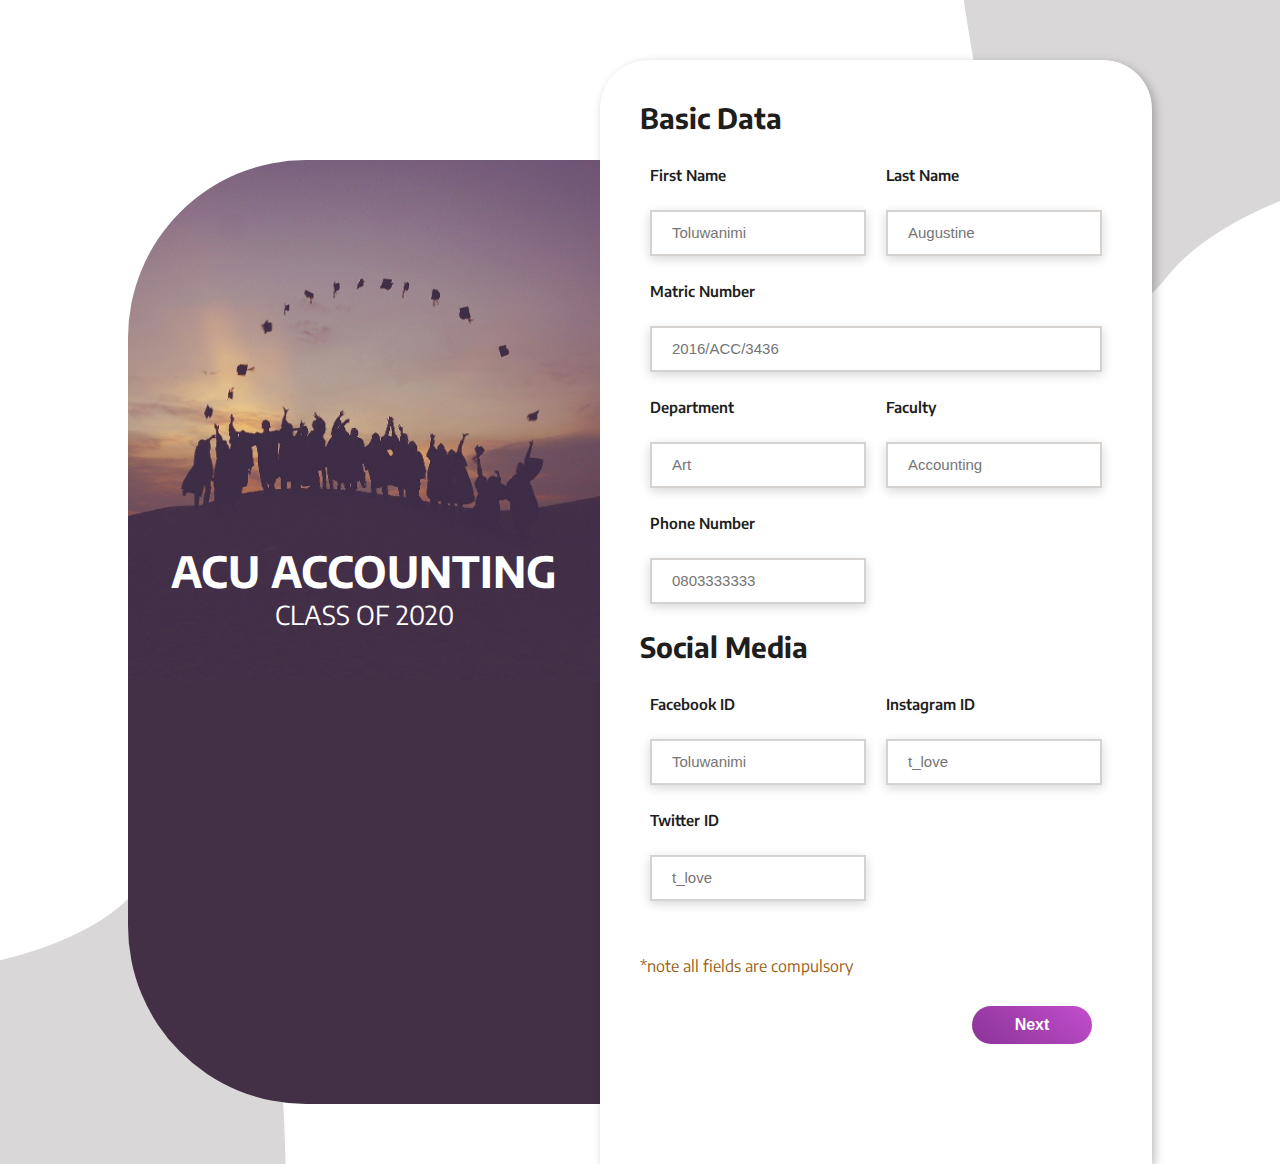
<file: index.html>
<!DOCTYPE html>
<html lang="en">

<head>
    <meta charset="UTF-8">
    <meta name="viewport" content="width=device-width, initial-scale=1.0">
    <title>ACU Biodata form</title>
    <link rel="stylesheet" href="./assets/css/main.css">
</head>

<body>
    <div class="background">
        <div class="container">
            <div class="headers">

                <header>
                    <img src="./assets/images/header.jpg">
                    <div class="header-text">
                        <h2>ACU ACCOUNTING</h2>
                        <P>CLASS OF 2020</P>
                    </div>
                </header>
                <div class=header-two>

                </div>
            </div>
            <main>
                <h3>Basic Data</h3>
                <form action="">
                    <div class="section-one">
                        <div class="input">
                            <label for="fname">First Name</label>
                            <input type="text" id="fname" name="firstname" placeholder="Toluwanimi">
                        </div>

                        <div class="input">
                            <label for="lname">Last Name</label>
                            <input type="text" id="lname" name="lastname" placeholder="Augustine">
                        </div>

                        <div class="input matric">
                            <label for="matnum">Matric Number</label>
                            <input type="text" id="matnum" name="matricnumber" placeholder="2016/ACC/3436">
                        </div>

                        <div class="input">
                            <label for="dept">Department</label>
                            <input type="text" id="dept" name="department" placeholder="Art">
                        </div>

                        <div class="input">
                            <label for="fac">Faculty</label>
                            <input type="text" id="fac" name="faculty" placeholder="Accounting">
                        </div>

                        <div class="input">
                            <label for="pnum">Phone Number</label>
                            <input type="text" id="pnum" name="phonenumber" placeholder="0803333333">
                        </div>
                    </div>

                    <h3>Social Media</h3>

                    <div class="section-two">
                        <div class="input">
                            <label for="facebook">Facebook ID</label>
                            <input type="text" id="facebook" name="facebook" placeholder="Toluwanimi">
                        </div>

                        <div class="input">
                            <label for="instagram">Instagram ID</label>
                            <input type="text" id="instagram" name="instagram" placeholder="t_love">
                        </div>

                        <div class="input">
                            <label for="twitter">Twitter ID</label>
                            <input type="text" id="twitter" name="twitter" placeholder="t_love">
                        </div>
                    </div>

                    <p>*note all fields are compulsory</p>

                    <button class="btn1">Next</button>


                </form>
            </main>
        </div>
    </div>
</body>

</html>
</file>
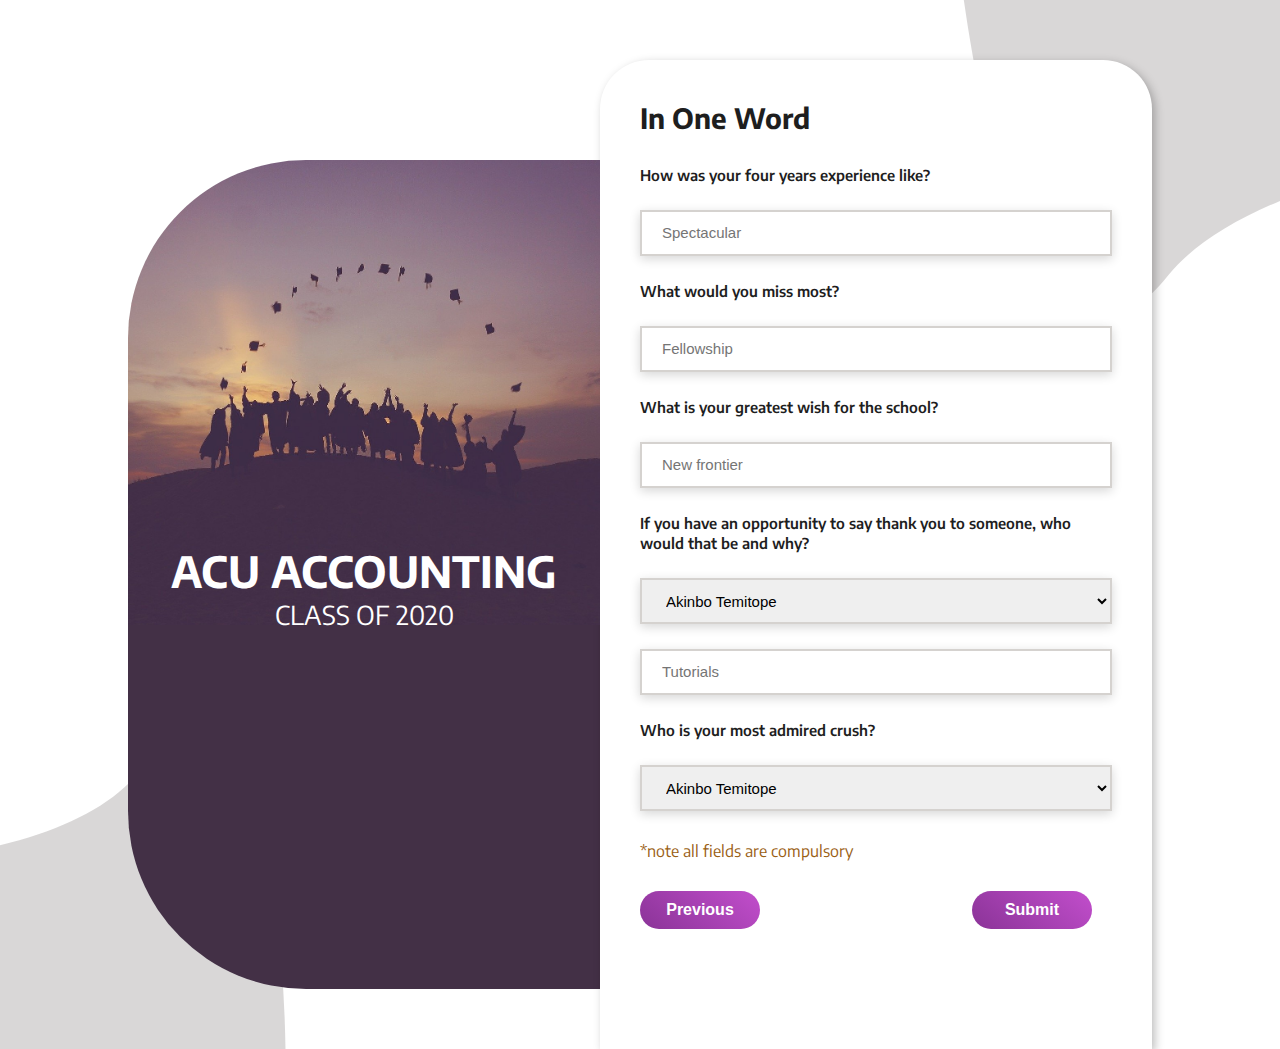
<file: index2.html>
<!DOCTYPE html>
<html lang="en">

<head>
    <meta charset="UTF-8">
    <meta name="viewport" content="width=device-width, initial-scale=1.0">
    <title>ACU Biodata form</title>
    <link rel="stylesheet" href="./assets/css/main.css">
</head>

<body>
    <div class="background">
        <div class="container">
            <div class="headers">

                <header>
                    <img src="./assets/images/header.jpg">
                    <div class="header-text">
                        <h2>ACU ACCOUNTING</h2>
                        <P>CLASS OF 2020</P>
                    </div>
                </header>
                <div class=header-two>

                </div>
            </div>
            <main>
                <h3>In One Word</h3>
                <form action="">
                    <label for="experience">How was your four years experience like?</label>
                    <input type="text" id="experience" name="experience" placeholder="Spectacular">

                    <label for="miss">What would you miss most?</label>
                    <input type="text" id="miss" name="miss" placeholder="Fellowship">

                    <label for="wish">What is your greatest wish for the school?</label>
                    <input type="text" id="wish" name="wish" placeholder="New frontier">

                    <label for="dept">If you have an opportunity to say thank you to someone, who would that be and
                        why?</label>
                    <select id="cmates" name="coursemates">
                        <option value="at">Akinbo Temitope</option>
                        <option value="tb">Tomiwa Bakare</option>
                        <option value="oa">Ogona Ayim</option>
                    </select>
                    <input type="text" id="why" name="why" placeholder="Tutorials">

                    <label for="crush">Who is your most admired crush?</label>
                    <select id="cmates" name="coursemates">
                        <option value="at">Akinbo Temitope</option>
                        <option value="tb">Tomiwa Bakare</option>
                        <option value="oa">Ogona Ayim</option>
                    </select>



                    <p>*note all fields are compulsory</p>

                    <button>Previous</button>
                    <button class="btn1">Submit</button>


                </form>
            </main>
        </div>
    </div>
</body>

</html>
</file>
<file: assets/css/main.css>
@import url("https://fonts.googleapis.com/css2?family=Encode+Sans:wght@500;600;700&display=swap");
body {
  margin: 0;
  font-family: "Encode Sans", sans-serif, Geneva, Tahoma, sans-serif;
  color: #fff;
}

header {
  position: relative;
  width: 100%;
  height: 250px;
}

.header-two {
  display: none;
}

header img {
  object-fit: cover;
  width: 100%;
  height: 100%;
  border-radius: 0 0 60px 0;
}

.header-text {
  position: absolute;
  top: 200px;
  text-align: center;
  width: 100%;
  line-height: 0.5;
}

.header-text h2 {
  margin: 0;
  padding: 0;
}

main {
  padding: 22px;
  color: #1e1e1e;
}

main h3 {
  font-weight: 700;
  font-size: 28px;
  margin: 0;
  padding-bottom: 30px;
}

main p {
  color: #9a6014;
  margin: 30px 0;
}

form label {
  font-weight: 600;
  font-size: 1.1em;
  width: 100%;
}

form input[type="text"],
select {
  width: 100%;
  height: 46px;
  padding: 12px 20px;
  margin: 25px 0;
  display: block;
  border: 2px solid #d5d2cf;
  box-sizing: border-box;
  box-shadow: rgba(0, 0, 0, 0.16) 0px 3px 10px;
  outline: none;
}

form input[type="text"]:focus,
select:focus {
  border: 2px solid #ecc592;
}

::placeholder {
  font-size: 1.2em;
}

form button {
  background: linear-gradient(40deg, #9b60a4 0%, #8d359a 5%, #c24ecc 100%);
  border: none;
  padding: 10px;
  border-radius: 20px;
  width: 120px;
  color: #fff;
  font-size: 1em;
  font-weight: 600;
  margin: 0 20px 20px 0;
}

form button:hover {
  background: linear-gradient(40deg, #794681 0%, #772983 5%, #9f39a8 100%);
  box-shadow: rgba(0, 0, 0, 0.35) 3px 6px 10px;
}

.btn1 {
  float: right;
}

form select {
  font-size: 1em;
}

@media (max-width: 800px) and (min-width: 400px) {
  header {
    height: 350px;
  }

  .header-text {
    top: 300px;
  }
}

@media (max-width: 1200px) and (min-width: 800px) {
  .container {
    width: 90% !important;
  }

  .header-text h2 {
    font-size: 30px !important;
  }

  .header-text p {
    font-size: 20px !important;
  }
}

@media (min-width: 800px) {
  .background {
    background: url(../images/svg_background.svg), url(../images/svg2.svg);
    background-repeat: no-repeat;
    background-position: top left, bottom right;
    background-size: contain;
    width: 100%;
    height: 100%;
    display: flex;
    justify-content: center;
  }

  .container {
    width: 80%;
    display: flex;
    margin: 60px 0;
  }

  .headers {
    width: 50%;
  }

  header {
    height: 50%;
    top: 100px;
  }

  header img {
    border-radius: 178px 0 0 0;
  }

  .header-text {
    top: 400px;
  }

  .header-text h2 {
    font-size: 43px;
  }

  .header-text p {
    font-size: 26px;
  }

  .header-two {
    display: block;
    height: 50%;
    background-color: #433046;
    border-radius: 0 0 0 178px;
  }

  main {
    width: 50%;
    background-color: #fff;
    border-radius: 49px 49px 0 0;
    box-shadow: rgba(0, 0, 0, 0.26) 3px 3px 10px;
    height: calc(100% - 20px);
    padding: 40px;
  }

  .section-one {
    display: flex;
    flex-wrap: wrap;
  }

  .section-one .input {
    width: calc(50% - 20px);
    margin: 0 10px;
  }

  .matric {
    width: 100% !important;
  }

  .section-two {
    display: flex;
    flex-wrap: wrap;
  }

  .section-two .input {
    width: calc(50% - 20px);
    margin: 0 10px;
  }

  form label {
    font-size: 15px;
  }

  form input[type="text"],
  select {
    height: 46px;
    padding: 12px 20px;
    margin: 25px 0;
    font-size: 1em;
  }

  ::placeholder {
    font-size: 15px;
  }

  form select {
    font-size: 15px;
  }
}
</file>
